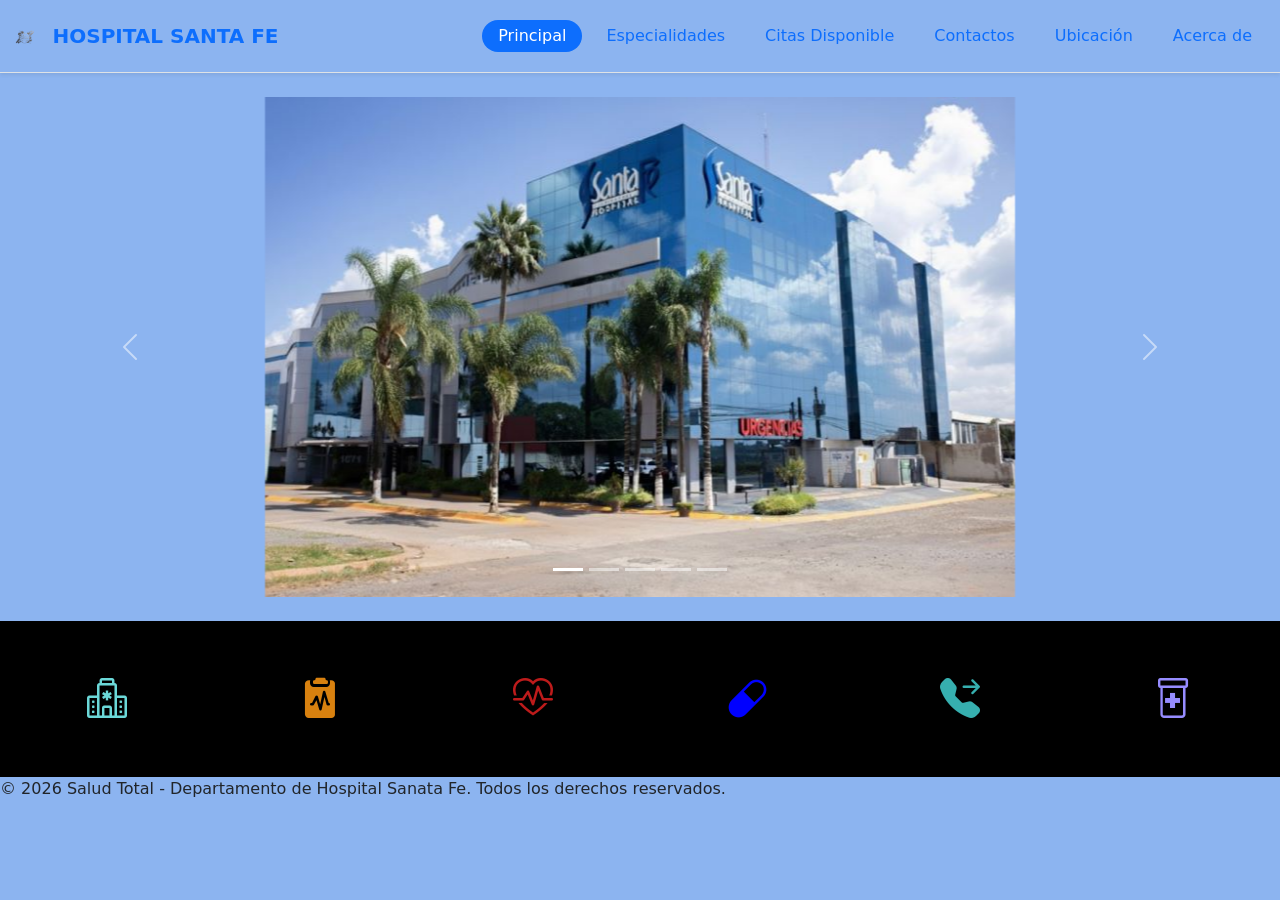
<file: index.html>
<!DOCTYPE html>
<html lang="es">
<head>
    <meta charset="UTF-8">
    <meta name="viewport" content="width=device-width, initial-scale=1.0">
    <title>Hospital Santa FE</title>
    <meta name="author" content="Litzy Hazhley Miguel Santiago">
    <link rel="icon" href="imagenes/LOGO.jpg" type="image/jpg" sizes="16x16">
    <link rel="stylesheet" href="https://cdn.jsdelivr.net/npm/bootstrap-icons@1.13.2/font/bootstrap-icons.min.css">
    <link href="https://cdn.jsdelivr.net/npm/bootstrap@5.3.3/dist/css/bootstrap.min.css" rel="stylesheet">

<style>
  /* Estilo para las imágenes del carrusel en pantallas pequeñas */
  #carouselExampleIndicators .carousel-item img {
    height: 300px;
    object-fit: cover;
  }

  /* Media query para pantallas medianas y grandes */
  @media (min-width: 768px) {
    #carouselExampleIndicators {
      max-width: 1200px;
      margin-left: auto;
      margin-right: auto;
    } 
    #carouselExampleIndicators .carousel-item img {
      height: 500px;
      object-fit: contain;
    }
  }
  
  /* Efecto de sombra y elevación para los iconos */
  .efecto-icono {
    transition: transform 0.3s ease, filter 0.3s ease;
    display: inline-block;
    font-size: 2.5rem;
  }
  
  .efecto-icono:hover {
    transform: translateY(-15px);
    filter: drop-shadow(0 0 12px rgba(0, 255, 255, 0.9));
  }

  /* Animación para los elementos del menú */
  .nav-item {
    transition: transform 0.3s ease;
  }

  .nav-item:hover {
    transform: translateY(-3px);
  }

  .hover-pill:hover {
    background-color: #d1e3f5;
    border-radius: 50rem;
  }
  body {
  background-color: #8cb4f0; 
}
</style>
</head>
<body>

<!-- Menú de navegación -->
<nav class="navbar navbar-expand-md navbar-light bg-blue py-3 border-bottom shadow-sm">
  <div class="container-fluid">
    <a class="navbar-brand fw-bold text-primary" href="#">
        <img src="imagenes/ICONO.png" height="26px" class="me-2">
        HOSPITAL SANTA FE
    </a>
    <button class="navbar-toggler" type="button" data-bs-toggle="collapse" data-bs-target="#navbarNav" aria-controls="navbarNav" aria-expanded="false" aria-label="Toggle navigation">
      <span class="navbar-toggler-icon"></span>
    </button>
    <div class="collapse navbar-collapse" id="navbarNav">
      <ul class="navbar-nav ms-auto gap-2">
        <li class="nav-item">
          <a class="nav-link active bg-primary text-white rounded-pill px-3 py-1 text-center" href="index.html">Principal</a>
        </li>
        <li class="nav-item">
          <a class="nav-link text-primary hover-pill px-3 py-1 text-center" href="especialidades.html">Especialidades</a>
        </li>
        <li class="nav-item">
          <a class="nav-link text-primary hover-pill px-3 py-1 text-center" href="citas.html">Citas Disponible</a>
        </li>
        <li class="nav-item">
          <a class="nav-link text-primary hover-pill px-3 py-1 text-center" href="contacto.html">Contactos</a>
        </li>
        <li class="nav-item">
          <a class="nav-link text-primary hover-pill px-3 py-1 text-center" href="ubi.html">Ubicación</a>
        </li>
        <li class="nav-item">
          <a class="nav-link text-primary hover-pill px-3 py-1 text-center" href="acercade.html">Acerca de</a>
        </li>
      </ul>
    </div>
  </div>
</nav>

<!-- Carrusel de imágenes -->
<div id="carouselExampleIndicators" class="carousel slide my-4" data-bs-ride="carousel">
  <div class="carousel-indicators">
    <button type="button" data-bs-target="#carouselExampleIndicators" data-bs-slide-to="0" class="active" aria-current="true" aria-label="Slide 1"></button>
    <button type="button" data-bs-target="#carouselExampleIndicators" data-bs-slide-to="1" aria-label="Slide 2"></button>
    <button type="button" data-bs-target="#carouselExampleIndicators" data-bs-slide-to="2" aria-label="Slide 3"></button>
    <button type="button" data-bs-target="#carouselExampleIndicators" data-bs-slide-to="3" aria-label="Slide 4"></button>
    <button type="button" data-bs-target="#carouselExampleIndicators" data-bs-slide-to="4" aria-label="Slide 5"></button>
  </div>
  <div class="carousel-inner">
    <div class="carousel-item active">
      <img src="imagenes/CARRUSEL1.jpg" class="d-block w-100" alt="Slide 1">
    </div>
    <div class="carousel-item">
      <img src="imagenes/CARRUSEL2.jpg" class="d-block w-100" alt="Slide 2">
    </div>
    <div class="carousel-item">
      <img src="imagenes/CARRUSEL3.jpg" class="d-block w-100" alt="Slide 3">
    </div>
    <div class="carousel-item">
      <img src="imagenes/CARRUSEL4.jpg" class="d-block w-100" alt="Slide 4">
    </div>
    <div class="carousel-item">
      <img src="imagenes/CARRUSEL5.jpg" class="d-block w-100" alt="Slide 5">
    </div>
  </div>
  <button class="carousel-control-prev" type="button" data-bs-target="#carouselExampleIndicators" data-bs-slide="prev">
    <span class="carousel-control-prev-icon" aria-hidden="true"></span>
    <span class="visually-hidden">Previous</span>
  </button>
  <button class="carousel-control-next" type="button" data-bs-target="#carouselExampleIndicators" data-bs-slide="next">
    <span class="carousel-control-next-icon" aria-hidden="true"></span>
    <span class="visually-hidden">Next</span>
  </button>
</div>

<!-- Banda de Iconos -->
<div class="container-fluid bg-black py-5 text-center">
  <div class="row justify-content-center align-items-center g-4">
    <div class="col-6 col-md-2"><i class="bi bi-hospital efecto-icono" style="color: rgb(107, 216, 216);"></i></div>
    <div class="col-6 col-md-2"><i class="bi bi-clipboard2-pulse-fill efecto-icono" style="color: rgb(216, 129, 15);"></i></div>
    <div class="col-6 col-md-2"><i class="bi bi-heart-pulse efecto-icono" style="color: rgb(189, 27, 27);"></i></div>
    <div class="col-6 col-md-2"><i class="bi bi-capsule efecto-icono" style="color: blue;"></i></div>
    <div class="col-6 col-md-2"><i class="bi bi-telephone-forward-fill efecto-icono" style="color: rgb(54, 175, 175);"></i></div>
    <div class="col-6 col-md-2"><i class="bi bi-prescription2 efecto-icono" style="color: rgb(150, 140, 255);"></i></div>
  </div>
</div>

<footer class="bg-slate-900 text-slate-300 border-t border-slate-800 mt-16"></footer>
<div class="border-t border-slate-800 mt-10 pt-6 flex flex-col sm:flex-row justify-between items-center text-xs text-slate-500 gap-4">
                <p>© 2026 Salud Total - Departamento de Hospital Sanata Fe. Todos los derechos reservados.</p>
               
            </div>
        </div>
    </footer>
<!-- Script de Bootstrap -->
<script src="https://cdn.jsdelivr.net/npm/bootstrap@5.3.3/dist/js/bootstrap.bundle.min.js"></script>
</body>
</html>
</file>
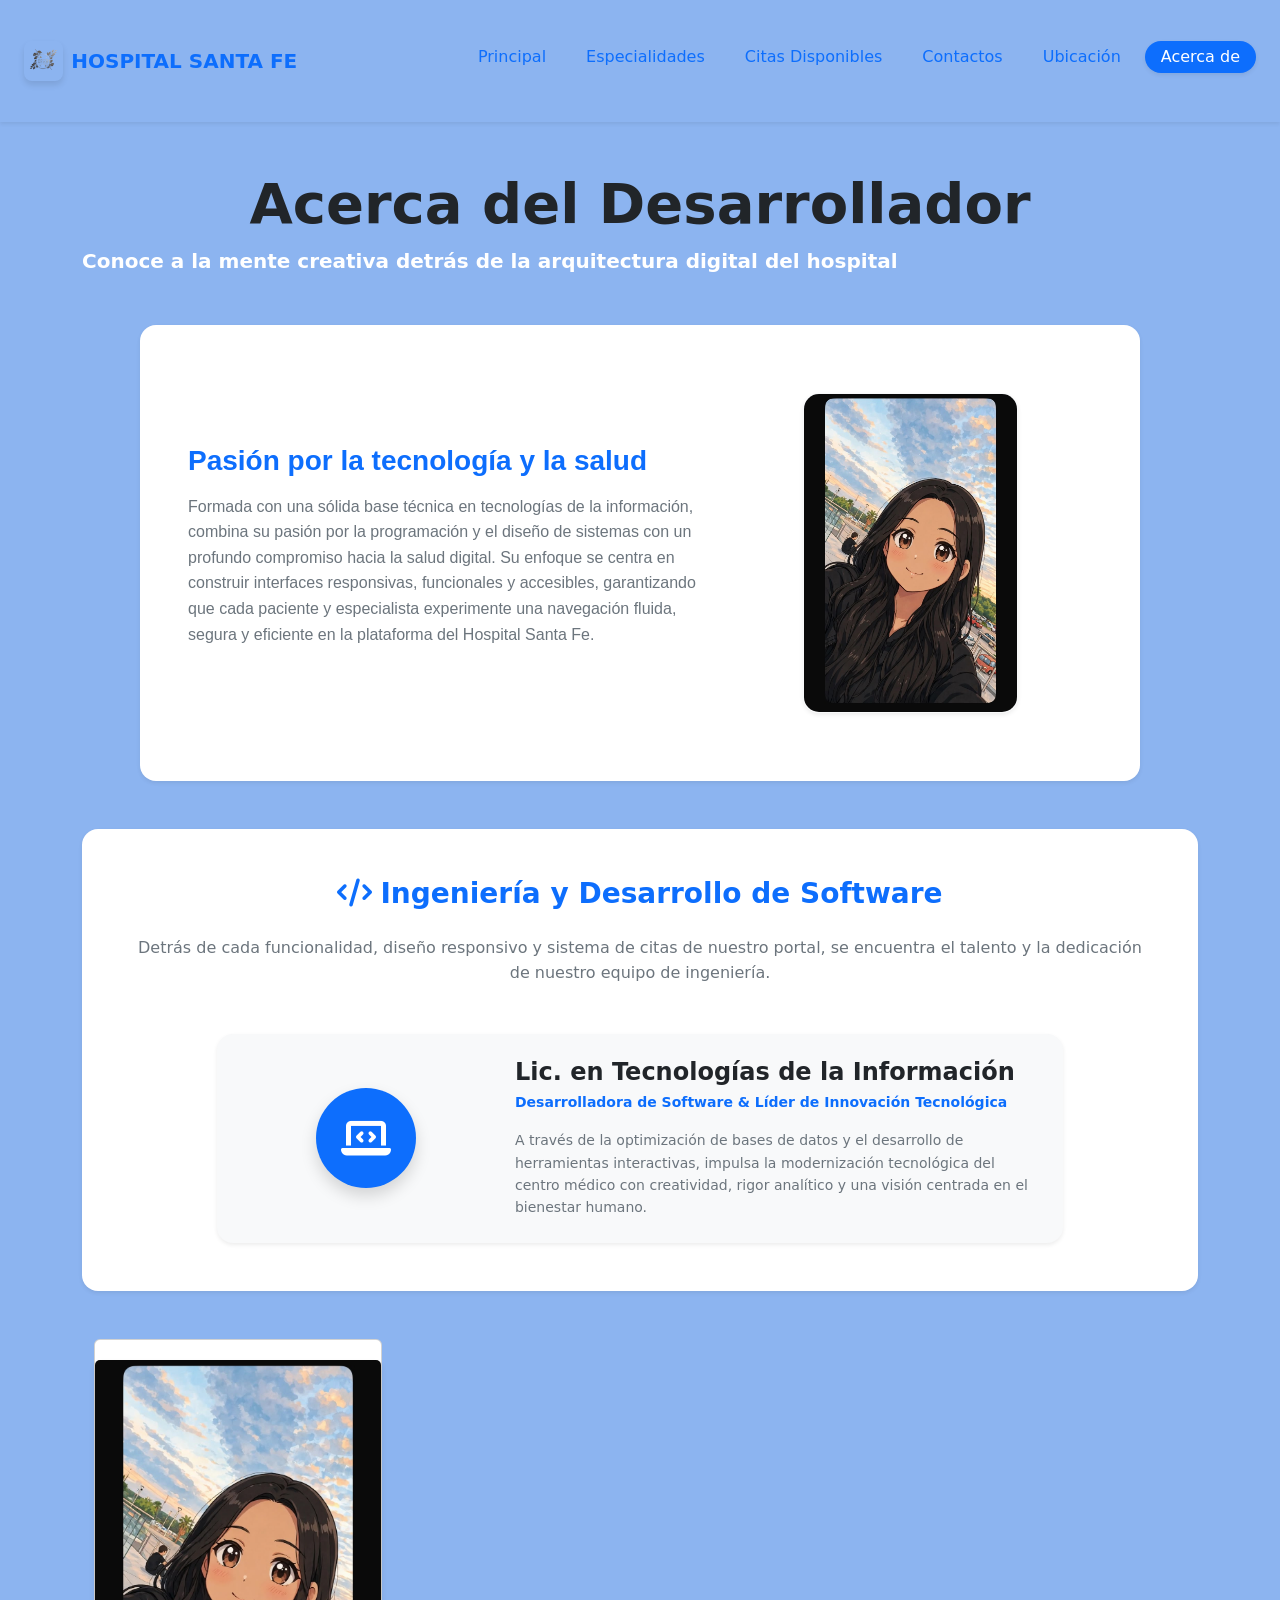
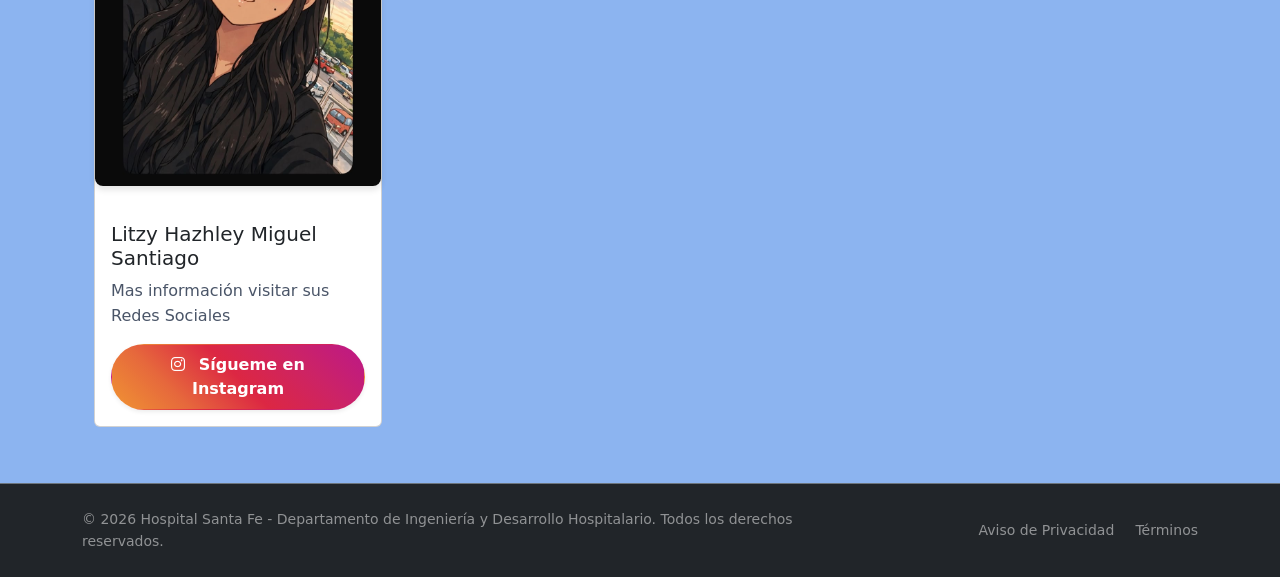
<file: acercade.html>
<!DOCTYPE html>
<html lang="es">
<head>
    <meta charset="UTF-8">
    <meta name="viewport" content="width=device-width, initial-scale=1.0">
    <title>Acerca del desarrollador - Hospital Santa Fe</title>
    <link rel="icon" href="imagenes/LOGO.jpg" type="image/jpg" sizes="16x16">
        <meta name="author" content="Litzy Hazhley Miguel Santiago">
    <!-- Bootstrap 5 & Bootstrap Icons -->
    <link rel="stylesheet" href="https://cdn.jsdelivr.net/npm/bootstrap-icons@1.13.2/font/bootstrap-icons.min.css">
    <link href="https://cdn.jsdelivr.net/npm/bootstrap@5.3.3/dist/css/bootstrap.min.css" rel="stylesheet">
    
    <!-- FontAwesome para iconos -->
    <link rel="stylesheet" href="https://cdnjs.cloudflare.com/ajax/libs/font-awesome/6.5.1/css/all.min.css">
    
    <link rel="stylesheet" href="estilos.css">

    <style>
        /* Efecto de sombra y elevación para los iconos */
        .efecto-icono {
            transition: transform 0.3s ease, filter 0.3s ease;
            display: inline-block;
            font-size: 2.5rem;
        }
        
        .efecto-icono:hover {
            transform: translateY(-15px);
            filter: drop-shadow(0 0 12px rgba(0, 255, 255, 0.9));
        }

        /* Animación para los elementos del menú */
        .nav-item {
            transition: transform 0.3s ease;
        }

        .nav-item:hover {
            transform: translateY(-3px);
        }

        .hover-pill:hover {
            background-color: #d1e3f5;
            border-radius: 50rem;
        }

        body {
            background-color: #8cb4f0; 
        }
    </style>
</head>
<body class="d-flex flex-column min-vh-100">

    <!-- Menú de navegación -->
    <nav class="navbar navbar-expand-md navbar-light shadow-sm sticky-top py-3" style="background-color: #8cb4f0;">
        <div class="container-fluid px-4">
            <!-- Logotipo y Nombre -->
            <a class="navbar-brand fw-bold text-primary d-flex align-items-center" href="#">
                <img src="imagenes/ICONO.png" alt="Logo" height="28" class="me-2" onerror="this.style.display='none'">
                <span>HOSPITAL SANTA FE</span>
            </a>
            
       
            <button class="navbar-toggler" type="button" data-bs-toggle="collapse" data-bs-target="#navbarNav" aria-controls="navbarNav" aria-expanded="false" aria-label="Toggle navigation">
                <span class="navbar-toggler-icon"></span>
            </button>
            
            <!-- Contenedor -->
            <div class="collapse navbar-collapse justify-content-end" id="navbarNav">
                <ul class="navbar-nav ms-auto gap-2 mt-2 mt-md-0">
                    <li class="nav-item">
                        <a class="nav-link text-primary hover-pill px-3 py-1 text-center" href="index.html">Principal</a>
                    </li>
                    <li class="nav-item">
                        <a class="nav-link text-primary hover-pill px-3 py-1 text-center" href="especialidades.html">Especialidades</a>
                    </li>
                    <li class="nav-item">
                        <a class="nav-link text-primary hover-pill px-3 py-1 text-center" href="citas.html">Citas Disponibles</a>
                    </li>
                    <li class="nav-item">
                        <a class="nav-link text-primary hover-pill px-3 py-1 text-center" href="contacto.html">Contactos</a>
                    </li>
                    <li class="nav-item">
                        <a class="nav-link text-primary hover-pill px-3 py-1 text-center" href="ubi.html">Ubicación</a>
                    </li>
                    <li class="nav-item">
                        <a class="nav-link active bg-primary text-white rounded-pill px-3 py-1 text-center shadow-sm" aria-current="page" href="acerca.html">Acerca de</a>
                    </li>
                </ul>
            </div>
        </div>
    </nav>

    <!-- Contenido Principal -->
    <main class="container my-5 flex-grow-1">
        
        <!-- Encabezado de la página -->
        <header class="text-center mb-5">
            <h2 class="display-4 fw-bold text-dark">Acerca del Desarrollador</h2>
            <p class="text-white fw-semibold fs-5">Conoce a la mente creativa detrás de la arquitectura digital del hospital</p>
        </header>

        <!-- Sección de Presentación con Imagen y Descripción -->
        <section class="bg-white p-4 p-md-5 rounded-4 shadow-sm mb-5">
            <div class="row align-items-center g-4">
                <div class="col-lg-7">
                    <h3 class="text-primary fw-bold mb-3">Pasión por la tecnología y la salud</h3>
                    <p class="text-secondary leading-relaxed fs-6">
                        Formada con una sólida base técnica en tecnologías de la información, combina su pasión por la programación y el diseño de sistemas con un profundo compromiso hacia la salud digital. Su enfoque se centra en construir interfaces responsivas, funcionales y accesibles, garantizando que cada paciente y especialista experimente una navegación fluida, segura y eficiente en la plataforma del Hospital Santa Fe.
                    </p>
                </div>
                <div class="col-lg-5 text-center">
                    <img class="img-fluid rounded-4 shadow-sm border border-light" src="imagenes/lit.jpeg" alt="Foto del Desarrollador" style="max-height: 320px; object-fit: cover;">
                </div>
            </div>
        </section>

        <!-- Sección de Ingeniería y Desarrollo de Software (Tarjeta Detallada) -->
        <article class="bg-white p-4 p-md-5 rounded-4 shadow-sm mb-5">
            <h3 class="text-primary fw-bold mb-4 text-center">
                <i class="fa-solid fa-code me-2"></i>Ingeniería y Desarrollo de Software
            </h3>
            <p class="text-secondary text-center mb-5">
                Detrás de cada funcionalidad, diseño responsivo y sistema de citas de nuestro portal, se encuentra el talento y la dedicación de nuestro equipo de ingeniería.
            </p>

            <div class="row justify-content-center">
                <div class="col-lg-10">
                    <div class="card border-0 bg-light p-4 rounded-4 shadow-sm">
                        <div class="row align-items-center g-4">
                            <div class="col-md-4 text-center">
                                <div class="bg-primary text-white rounded-circle d-inline-flex align-items-center justify-content-center shadow" style="width: 100px; height: 100px; font-size: 2.5rem;">
                                    <i class="fa-solid fa-laptop-code"></i>
                                </div>
                            </div>
                            <div class="col-md-8">
                                <h4 class="fw-bold text-dark mb-1">Lic. en Tecnologías de la Información</h4>
                                <p class="text-primary fw-semibold small mb-3">Desarrolladora de Software & Líder de Innovación Tecnológica</p>
                                <p class="text-secondary small mb-0 leading-relaxed">
                                    A través de la optimización de bases de datos y el desarrollo de herramientas interactivas, impulsa la modernización tecnológica del centro médico con creatividad, rigor analítico y una visión centrada en el bienestar humano.
                                </p>
                            </div>
                        </div>
                    </div>
                </div>
            </div>
        </article>
        <div class="container mt-5 mb-2">
  <div class="row">
    <div class="col">
<div class="card" style="width: 18rem;">
 
  <img src="imagenes/lit.jpeg" class="card-img-top" alt="...">
  <div class="card-body">
    <h5 class="card-title">Litzy Hazhley Miguel Santiago</h5>
    <p class="card-text">Mas información visitar sus Redes Sociales</p>
<a href="https://www.instagram.com/haz_lizz?utm_source=qr" target="_blank" class="btn text-white fw-semibold px-4 py-2 rounded-pill shadow-sm" style="background: linear-gradient(45deg, #f09433, #e6683c, #dc2743, #cc2366, #bc1888);">
    <i class="fa-brands fa-instagram me-2"></i> Sígueme en Instagram
</a>
    </a>
  </div>
</div>
    </div>
  </div>
</div>

    </main>

    <!-- Pie de página -->
    <footer class="bg-dark text-white py-4 mt-16 border-top border-secondary">
        <div class="container text-center text-md-start">
            <div class="row align-items-center">
                <div class="col-md-8">
                    <p class="mb-0 small text-white-50">© 2026 Hospital Santa Fe - Departamento de Ingeniería y Desarrollo Hospitalario. Todos los derechos reservados.</p>
                </div>
                <div class="col-md-4 text-md-end mt-3 mt-md-0">
                    <a href="#" class="text-white-50 small text-decoration-none me-3">Aviso de Privacidad</a>
                    <a href="#" class="text-white-50 small text-decoration-none">Términos</a>
                </div>
            </div>
        </div>
    </footer>
    </footer>

    <!-- Bootstrap JS Bundle -->
    <script src="https://cdn.jsdelivr.net/npm/bootstrap@5.3.3/dist/js/bootstrap.bundle.min.js"></script>
</body>
</html>
</file>
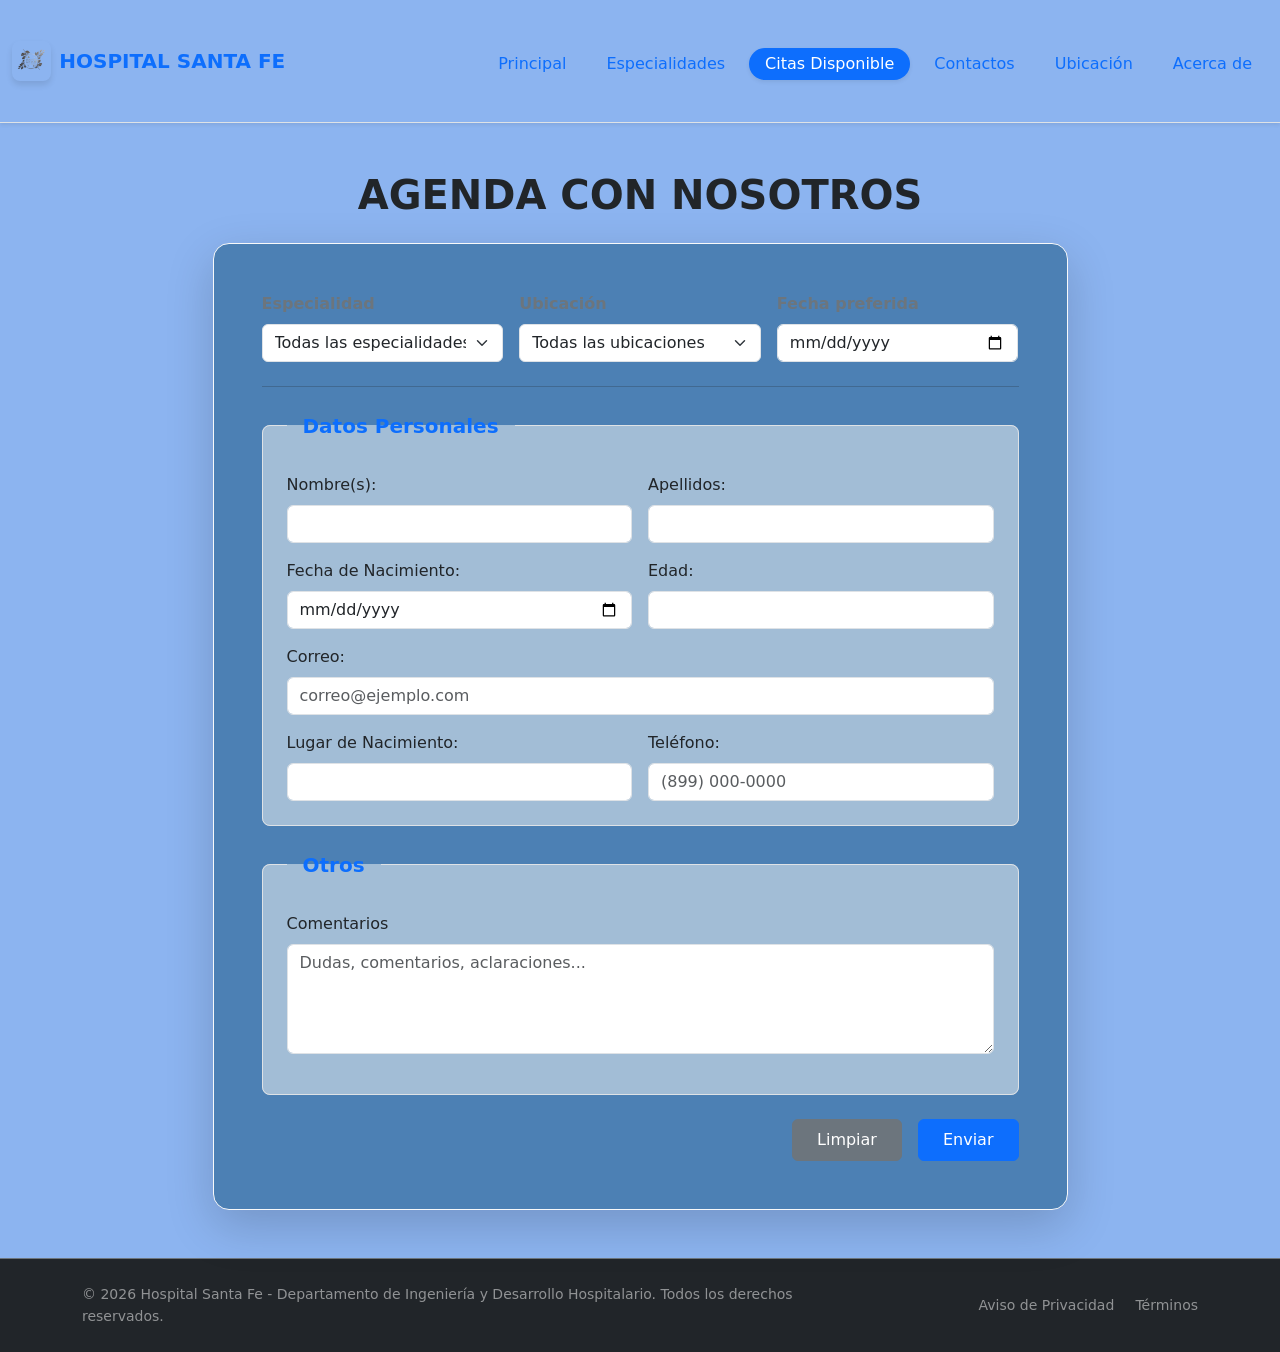
<file: citas.html>
<!DOCTYPE html>
<html lang="es">
<head>
    <meta charset="UTF-8">
    <meta name="viewport" content="width=device-width, initial-scale=1.0">
    <title>Citas Disponibles</title>
    <meta name="author" content="Litzy Hazhley Miguel Santiago">
    <link rel="icon" href="imagenes/LOGO.jpg" type="image/jpg" sizes="16x16">
    <link rel="stylesheet" href="https://cdn.jsdelivr.net/npm/bootstrap-icons@1.13.2/font/bootstrap-icons.min.css">
    <link href="https://cdn.jsdelivr.net/npm/bootstrap@5.3.3/dist/css/bootstrap.min.css" rel="stylesheet">
    <link rel="stylesheet" href="estilos.css">
<style>
  /* Media query para pantallas medianas y grandes */
  @media (min-width: 768px) {
    #carouselExampleIndicators {
      max-width: 1200px;
      margin-left: auto;
      margin-right: auto;
    } 
    #carouselExampleIndicators .carousel-item img {
      height: 500px;
      object-fit: contain;
    }
  }

  /* Animación para los elementos del menú */
  .nav-item {
    transition: transform 0.3s ease;
  }

  .nav-item:hover {
    transform: translateY(-3px);
  }

  .hover-pill:hover {
    background-color: #d1e3f5;
    border-radius: 50rem;
  }

  body {
    background-color: #8cb4f0; 
  }
</style>
</head>
<body>

<!-- Menú de navegación -->
<nav class="navbar navbar-expand-md navbar-light bg-blue py-3 border-bottom shadow-sm">
  <div class="container-fluid">
    <a class="navbar-brand fw-bold text-primary d-flex align-items-center" href="#">
        <img src="imagenes/ICONO.png" height="26px" class="me-2" alt="Logo" onerror="this.style.display='none'">
        HOSPITAL SANTA FE
    </a>
    <button class="navbar-toggler" type="button" data-bs-toggle="collapse" data-bs-target="#navbarNav" aria-controls="navbarNav" aria-expanded="false" aria-label="Toggle navigation">
      <span class="navbar-toggler-icon"></span>
    </button>
    <div class="collapse navbar-collapse" id="navbarNav">
      <ul class="navbar-nav ms-auto gap-2">
        <li class="nav-item">
          <a class="nav-link text-primary hover-pill px-3 py-1 text-center" href="index.html">Principal</a>
        </li>
        <li class="nav-item">
          <a class="nav-link text-primary hover-pill px-3 py-1 text-center" href="especialidades.html">Especialidades</a>
        </li>
        <li class="nav-item">
          <a class="nav-link active bg-primary text-white rounded-pill px-3 py-1 text-center shadow-sm" aria-current="page" href="citas.html">Citas Disponible</a>
        </li>
        <li class="nav-item">
          <a class="nav-link text-primary hover-pill px-3 py-1 text-center" href="contacto.html">Contactos</a>
        </li>
        <li class="nav-item">
          <a class="nav-link text-primary hover-pill px-3 py-1 text-center" href="ubi.html">Ubicación</a>
        </li>
        <li class="nav-item">
          <a class="nav-link text-primary hover-pill px-3 py-1 text-center" href="acercade.html">Acerca de</a>
        </li>
      </ul>
    </div>
  </div>
</nav>

<!-- Contenido Principal -->
<main class="container my-5">
    <header class="text-center mb-4">
        <h1 class="fw-bold text-dark">AGENDA CON NOSOTROS</h1>
    </header>

    <div class="row justify-content-center">
        <div class="col-lg-9 bg-white p-4 p-md-5 rounded-4 shadow-lg border border-light">
            
            <form name="Formulario-Citas" method="get" accept-charset="UTF-8">
                
                <!-- Sección de Filtros de Cita -->
                <div class="row g-3 mb-4">
                    <div class="col-md-4">
                        <label for="filterSpecialty" class="form-label fw-bold text-secondary">Especialidad</label>
                        <select id="filterSpecialty" class="form-select">
                            <option value="">Todas las especialidades</option>
                            <option value="Cardiología">Cardiología</option>
                            <option value="Medicina General">Medicina General</option>
                            <option value="Dermatología">Dermatología</option>
                            <option value="Pediatría">Pediatría</option>
                            <option value="Oftalmología">Oftalmología</option>
                        </select>
                    </div>

                    <div class="col-md-4">
                        <label for="filterLocation" class="form-label fw-bold text-secondary">Ubicación</label>
                        <select id="filterLocation" class="form-select">
                            <option value="">Todas las ubicaciones</option>
                            <option value="Madrid Centro">Madrid Centro</option>
                            <option value="Norte - Hospital Central">Norte - Hospital Central</option>
                            <option value="Zona Sur - Clínica Salud">Zona Sur - Clínica Salud</option>
                            <option value="Policlínico Este">Policlínico Este</option>
                        </select>
                    </div>

                    <div class="col-md-4">
                        <label for="filterDate" class="form-label fw-bold text-secondary">Fecha preferida</label>
                        <input type="date" id="filterDate" class="form-control">
                    </div>
                </div>

                <hr class="my-4">

                <!-- Sección: Datos Personales -->
                <fieldset class="border p-4 rounded-3 mb-4 bg-light bg-opacity-50">
                    <legend class="float-none w-auto px-3 fs-5 fw-bold text-primary">Datos Personales</legend>
                    
                    <div class="row g-3">
                        <div class="col-md-6">
                            <label for="Nombre" class="form-label">Nombre(s):</label>
                            <input type="text" maxlength="30" name="Nombre" id="Nombre" class="form-control">
                        </div>
                        <div class="col-md-6">
                            <label for="apellido" class="form-label">Apellidos:</label>
                            <input type="text" maxlength="30" name="apellido" id="apellido" class="form-control">
                        </div>
                        <div class="col-md-6">
                            <label class="form-label">Fecha de Nacimiento:</label>
                            <input type="date" name="fechanac" class="form-control">
                        </div>
                        <div class="col-md-6">
                            <label class="form-label">Edad:</label>
                            <input type="number" name="edad" class="form-control">
                        </div>
                        <div class="col-md-12">
                            <label class="form-label">Correo:</label>
                            <input type="email" name="correo" maxlength="50" class="form-control" placeholder="correo@ejemplo.com">
                        </div>
                        <div class="col-md-6">
                            <label for="LN" class="form-label">Lugar de Nacimiento:</label>
                            <input type="text" maxlength="30" name="Lugar de nacimiento" id="LN" class="form-control">
                        </div>
                        <div class="col-md-6">
                            <label class="form-label">Teléfono:</label>
                            <input type="tel" name="tel" class="form-control" placeholder="(899) 000-0000">
                        </div>
                    </div>
                </fieldset>

                <!-- Comentarios -->
                <fieldset class="border p-4 rounded-3 mb-4 bg-light bg-opacity-50">
                    <legend class="float-none w-auto px-3 fs-5 fw-bold text-primary">Otros</legend>
                    <div class="mb-3">
                        <label for="coment" class="form-label">Comentarios</label>
                        <textarea name="coment" id="coment" rows="4" class="form-control" placeholder="Dudas, comentarios, aclaraciones..."></textarea>
                    </div>
                </fieldset>

                <!-- Botones de Acción -->
                <div class="d-flex gap-3 justify-content-end">
                    <button type="reset" class="btn btn-secondary px-4 py-2">Limpiar</button>
                    <button type="submit" class="btn btn-primary px-4 py-2">Enviar</button>
                </div>

            </form>
        </div>
    </div>
</main>

    <footer class="bg-dark text-white py-4 mt-16 border-top border-secondary">
        <div class="container text-center text-md-start">
            <div class="row align-items-center">
                <div class="col-md-8">
                    <p class="mb-0 small text-white-50">© 2026 Hospital Santa Fe - Departamento de Ingeniería y Desarrollo Hospitalario. Todos los derechos reservados.</p>
                </div>
                <div class="col-md-4 text-md-end mt-3 mt-md-0">
                    <a href="#" class="text-white-50 small text-decoration-none me-3">Aviso de Privacidad</a>
                    <a href="#" class="text-white-50 small text-decoration-none">Términos</a>
                </div>
            </div>
        </div>
    </footer>

<!-- Bootstrap -->
<script src="https://cdn.jsdelivr.net/npm/bootstrap@5.3.3/dist/js/bootstrap.bundle.min.js"></script>
</body>
</html>
</file>
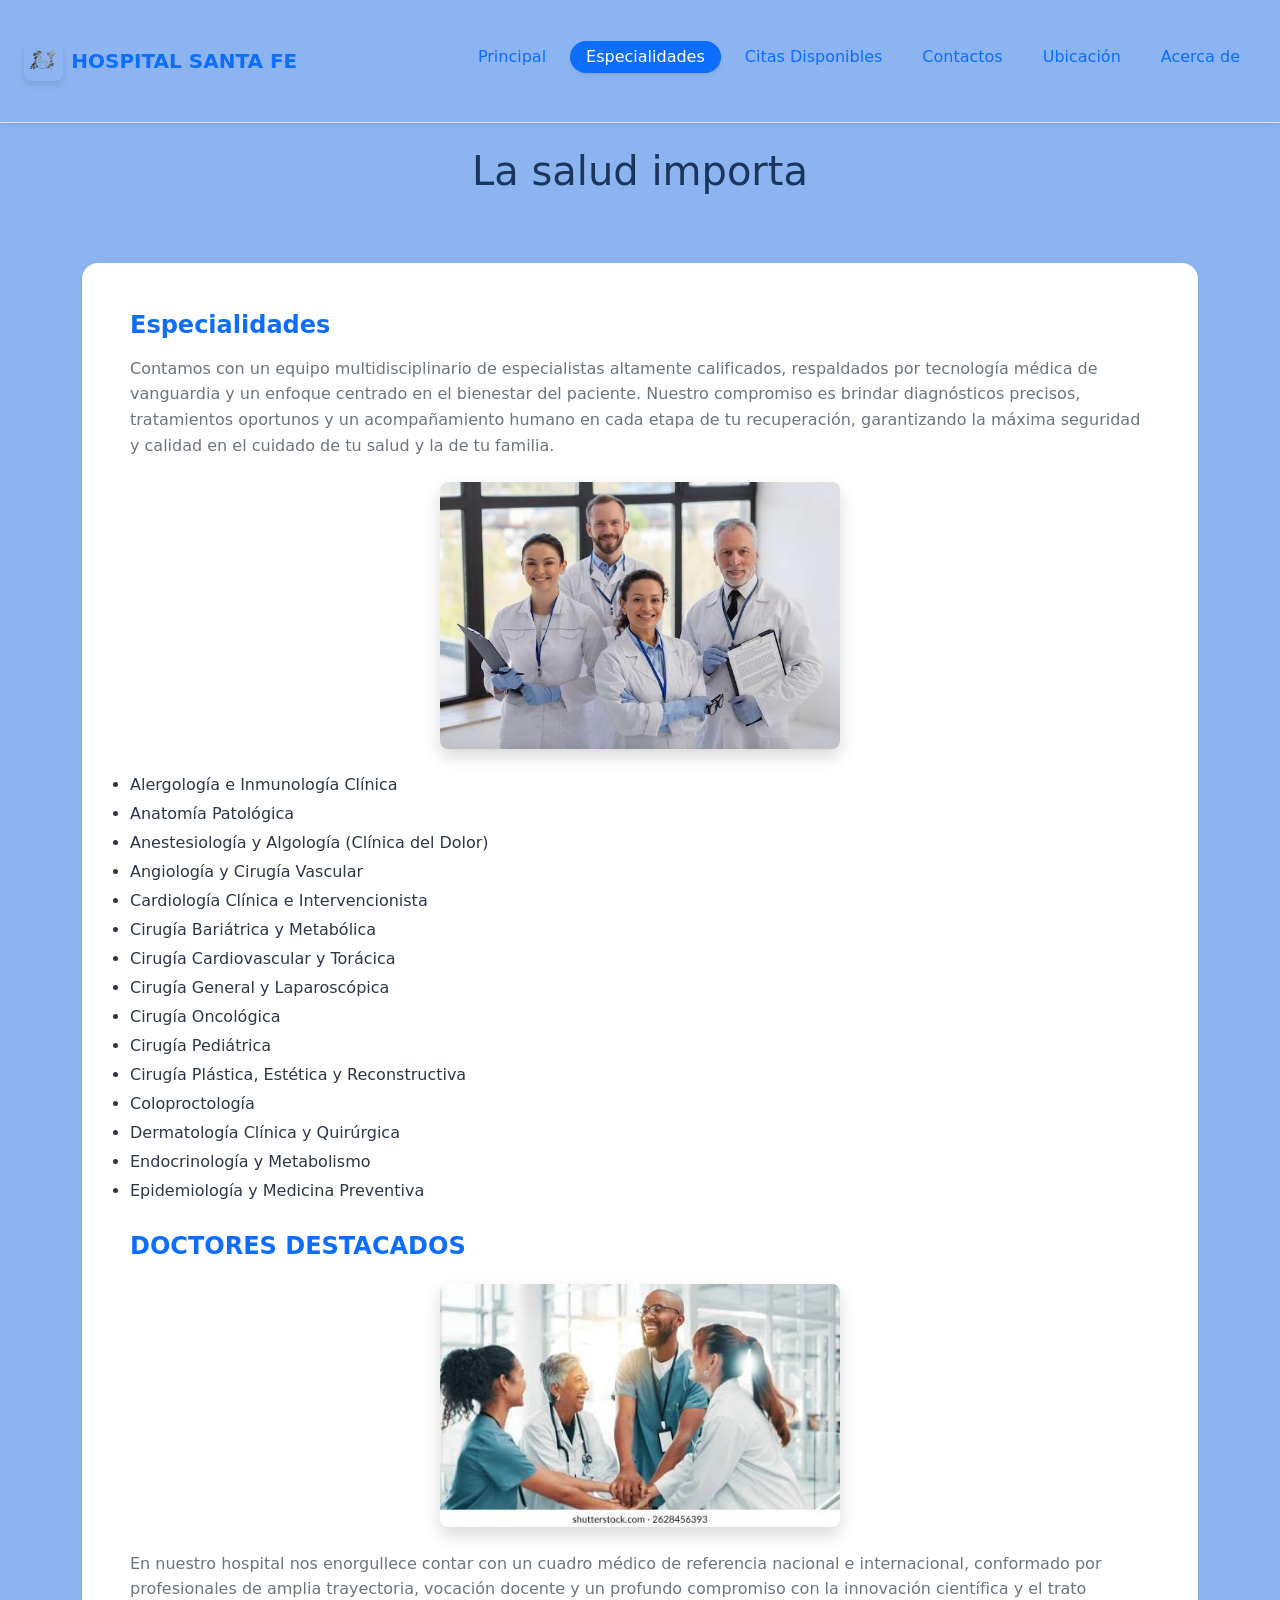
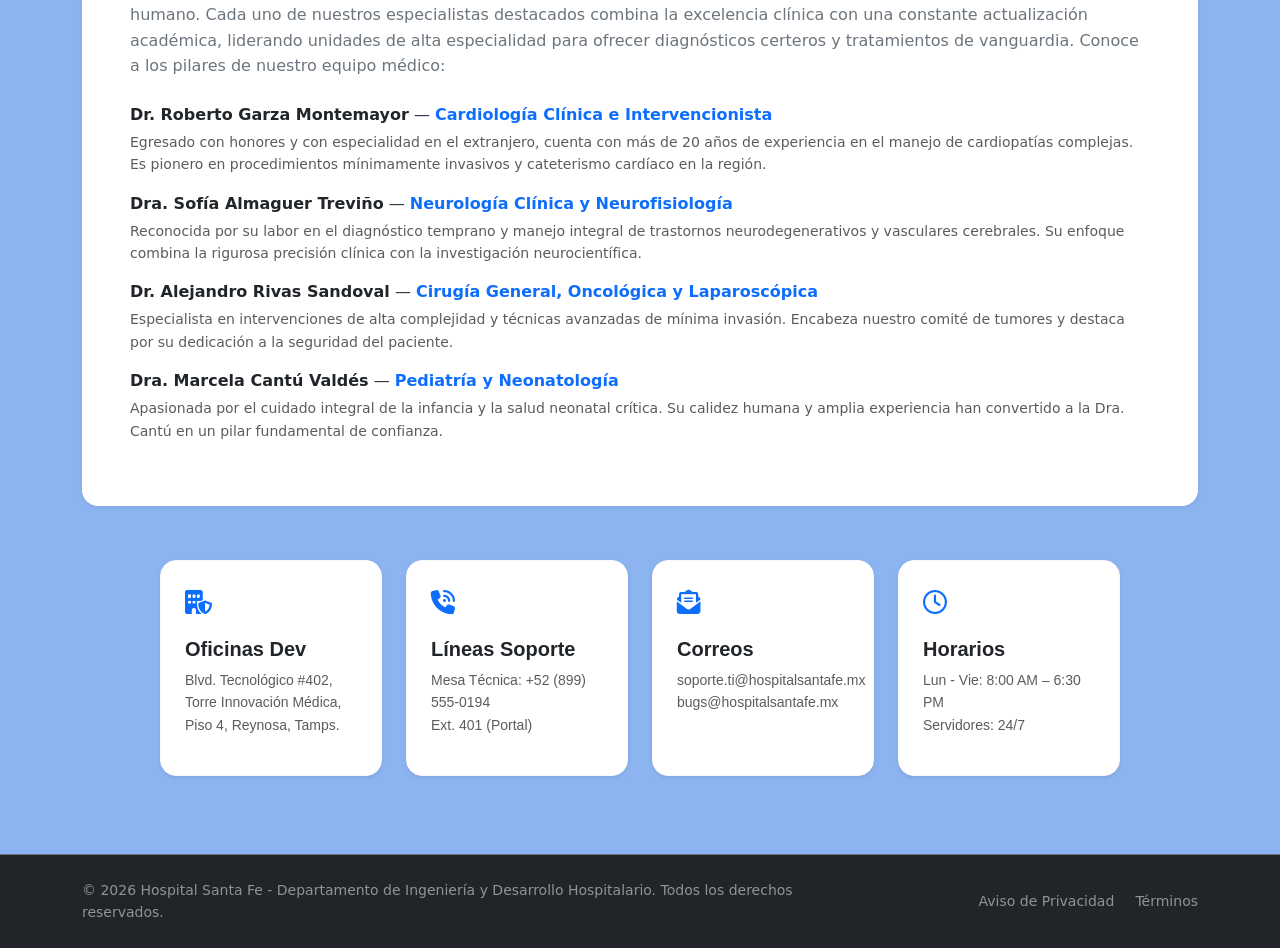
<file: especialidades.html>
<!DOCTYPE html>
<html lang="es">
<head>
    <meta charset="UTF-8">
    <meta name="viewport" content="width=device-width, initial-scale=1.0">
    <title>Especialidades - Hospital Santa Fe</title>
    <meta name="author" content="Litzy Hazhley Miguel Santiago">
    <link rel="icon" href="imagenes/LOGO.jpg" type="image/jpg" sizes="16x16">
    <link rel="stylesheet" href="https://cdn.jsdelivr.net/npm/bootstrap-icons@1.13.2/font/bootstrap-icons.min.css">
    <link href="https://cdn.jsdelivr.net/npm/bootstrap@5.3.3/dist/css/bootstrap.min.css" rel="stylesheet">
    <!-- FontAwesome para los iconos de las tarjetas -->
    <link rel="stylesheet" href="https://cdnjs.cloudflare.com/ajax/libs/font-awesome/6.5.1/css/all.min.css">
    <link rel="stylesheet" href="estilos.css">
</head>
<style>
    /* Media query para pantallas medianas y grandes */
    @media (min-width: 768px) {
        #carouselExampleIndicators {
            max-width: 1200px;
            margin-left: auto;
            margin-right: auto;
        } 
        #carouselExampleIndicators .carousel-item img {
            height: 500px;
            object-fit: contain;
        }
    }

    /* Animación para los elementos del menú */
  .nav-item {
    transition: transform 0.3s ease;
  }

  .nav-item:hover {
    transform: translateY(-3px);
  }

  .hover-pill:hover {
    background-color: #d1e3f5;
    border-radius: 50rem;
  }

  body {
    background-color: #8cb4f0; 
  }
</style>
<body class="d-flex flex-column min-vh-100">

<!-- Menú de navegación -->
    <nav class="navbar navbar-expand-md navbar-light bg-white py-3 border-bottom shadow-sm sticky-top">
        <div class="container-fluid px-4">
            <a class="navbar-brand fw-bold text-primary d-flex align-items-center" href="#">
                <img src="imagenes/ICONO.png" alt="Logo" height="28" class="me-2" onerror="this.style.display='none'">
                <span>HOSPITAL SANTA FE</span>
            </a>
            
            <button class="navbar-toggler" type="button" data-bs-toggle="collapse" data-bs-target="#navbarNav" aria-controls="navbarNav" aria-expanded="false" aria-label="Toggle navigation">
                <span class="navbar-toggler-icon"></span>
            </button>
            
            <div class="collapse navbar-collapse" id="navbarNav">
                <ul class="navbar-nav ms-auto gap-2 mt-2 mt-md-0">
                    <li class="nav-item">
                        <a class="nav-link text-primary hover-pill px-3 py-1 text-center" href="index.html">Principal</a>
                    </li>
                    <li class="nav-item">
                        <a class="nav-link active bg-primary text-white rounded-pill px-3 py-1 text-center shadow-sm" aria-current="page" href="especialidades.html">Especialidades</a>
                    </li>
                    <li class="nav-item">
                        <a class="nav-link text-primary hover-pill px-3 py-1 text-center" href="citas.html">Citas Disponibles</a>
                    </li>
                    <li class="nav-item">
                        <a class="nav-link text-primary hover-pill px-3 py-1 text-center" href="contacto.html">Contactos</a>
                    </li>
                    <li class="nav-item">
                        <a class="nav-link text-primary hover-pill px-3 py-1 text-center" href="ubi.html">Ubicación</a>
                    </li>
                    <li class="nav-item">
                        <a class="nav-link text-primary hover-pill px-3 py-1 text-center" href="acercade.html">Acerca de</a>
                    </li>
                </ul>
            </div> 
        </div>
    </nav>

    <header class="text-center my-4"> 
        <h1>La salud importa</h1> 
    </header>

    <main class="container my-4 flex-grow-1">
        <article class="bg-white p-4 p-md-5 rounded-4 shadow-sm mb-4">
            <h4 class="text-primary fw-bold mb-3">Especialidades</h4>
            <p class="text-secondary">Contamos con un equipo multidisciplinario de especialistas altamente calificados, respaldados por tecnología médica de vanguardia y un enfoque centrado en el bienestar del paciente. Nuestro compromiso es brindar diagnósticos precisos, tratamientos oportunos y un acompañamiento humano en cada etapa de tu recuperación, garantizando la máxima seguridad y calidad en el cuidado de tu salud y la de tu familia.</p>
            <div class="text-center my-4">
                <img src="imagenes/doctores2.jpg" alt="Equipo médico" class="img-fluid rounded-3 shadow" style="max-width: 400px;">
            </div>
            
            <ul class="list-group list-group-flush mb-4">
                <li>Alergología e Inmunología Clínica</li>
                <li>Anatomía Patológica</li>
                <li>Anestesiología y Algología (Clínica del Dolor)</li>
                <li>Angiología y Cirugía Vascular</li>
                <li>Cardiología Clínica e Intervencionista</li>
                <li>Cirugía Bariátrica y Metabólica</li>
                <li>Cirugía Cardiovascular y Torácica</li>
                <li>Cirugía General y Laparoscópica</li>
                <li>Cirugía Oncológica</li>
                <li>Cirugía Pediátrica</li>
                <li>Cirugía Plástica, Estética y Reconstructiva</li>
                <li>Coloproctología</li>
                <li>Dermatología Clínica y Quirúrgica</li>
                <li>Endocrinología y Metabolismo</li>
                <li>Epidemiología y Medicina Preventiva</li>
            </ul>

            <h4 class="text-primary fw-bold mb-3">DOCTORES DESTACADOS</h4>
            <div class="text-center my-4">
                <img src="imagenes/doctores.jpg" alt="Doctores destacados" class="img-fluid rounded-3 shadow" style="max-width: 400px;">
            </div>
            <p class="text-secondary mb-4">En nuestro hospital nos enorgullece contar con un cuadro médico de referencia nacional e internacional, conformado por profesionales de amplia trayectoria, vocación docente y un profundo compromiso con la innovación científica y el trato humano. Cada uno de nuestros especialistas destacados combina la excelencia clínica con una constante actualización académica, liderando unidades de alta especialidad para ofrecer diagnósticos certeros y tratamientos de vanguardia. Conoce a los pilares de nuestro equipo médico:</p>
            
            <ul class="list-unstyled">
                <li class="mb-3">
                    <strong class="text-dark">Dr. Roberto Garza Montemayor</strong> — <span class="text-primary fw-semibold">Cardiología Clínica e Intervencionista</span>
                    <p class="text-muted small mt-1">Egresado con honores y con especialidad en el extranjero, cuenta con más de 20 años de experiencia en el manejo de cardiopatías complejas. Es pionero en procedimientos mínimamente invasivos y cateterismo cardíaco en la región.</p>
                </li>
                <li class="mb-3">
                    <strong class="text-dark">Dra. Sofía Almaguer Treviño</strong> — <span class="text-primary fw-semibold">Neurología Clínica y Neurofisiología</span>
                    <p class="text-muted small mt-1">Reconocida por su labor en el diagnóstico temprano y manejo integral de trastornos neurodegenerativos y vasculares cerebrales. Su enfoque combina la rigurosa precisión clínica con la investigación neurocientífica.</p>
                </li>
                <li class="mb-3">
                    <strong class="text-dark">Dr. Alejandro Rivas Sandoval</strong> — <span class="text-primary fw-semibold">Cirugía General, Oncológica y Laparoscópica</span>
                    <p class="text-muted small mt-1">Especialista en intervenciones de alta complejidad y técnicas avanzadas de mínima invasión. Encabeza nuestro comité de tumores y destaca por su dedicación a la seguridad del paciente.</p>
                </li>
                <li class="mb-3">
                    <strong class="text-dark">Dra. Marcela Cantú Valdés</strong> — <span class="text-primary fw-semibold">Pediatría y Neonatología</span>
                    <p class="text-muted small mt-1">Apasionada por el cuidado integral de la infancia y la salud neonatal crítica. Su calidez humana y amplia experiencia han convertido a la Dra. Cantú en un pilar fundamental de confianza.</p>
                </li>
            </ul>
        </article>
        <section class="py-4">
            <div class="row g-4">
                <div class="col-md-3">
                    <div class="bg-white p-4 rounded-4 shadow-sm h-100 border border-light">
                        <div class="text-primary fs-4 mb-3"><i class="fa-solid fa-building-shield"></i></div>
                        <h5 class="fw-bold text-dark">Oficinas Dev</h5>
                        <p class="small text-muted">Blvd. Tecnológico #402, Torre Innovación Médica, Piso 4, Reynosa, Tamps.</p>
                    </div>
                </div>
                <div class="col-md-3">
                    <div class="bg-white p-4 rounded-4 shadow-sm h-100 border border-light">
                        <div class="text-primary fs-4 mb-3"><i class="fa-solid fa-phone-volume"></i></div>
                        <h5 class="fw-bold text-dark">Líneas Soporte</h5>
                        <p class="small text-muted">Mesa Técnica: +52 (899) 555-0194<br>Ext. 401 (Portal)</p>
                    </div>
                </div>
                <div class="col-md-3">
                    <div class="bg-white p-4 rounded-4 shadow-sm h-100 border border-light">
                        <div class="text-primary fs-4 mb-3"><i class="fa-solid fa-envelope-open-text"></i></div>
                        <h5 class="fw-bold text-dark">Correos</h5>
                        <p class="small text-muted">soporte.ti@hospitalsantafe.mx<br>bugs@hospitalsantafe.mx</p>
                    </div>
                </div>
                <div class="col-md-3">
                    <div class="bg-white p-4 rounded-4 shadow-sm h-100 border border-light">
                        <div class="text-primary fs-4 mb-3"><i class="fa-regular fa-clock"></i></div>
                        <h5 class="fw-bold text-dark">Horarios</h5>
                        <p class="small text-muted">Lun - Vie: 8:00 AM – 6:30 PM<br>Servidores: 24/7</p>
                    </div>
                </div>
            </div>
        </section>
    </main>

    <!-- Pie de página-->
    <footer class="bg-dark text-white py-4 mt-16 border-top border-secondary">
        <div class="container text-center text-md-start">
            <div class="row align-items-center">
                <div class="col-md-8">
                    <p class="mb-0 small text-white-50">© 2026 Hospital Santa Fe - Departamento de Ingeniería y Desarrollo Hospitalario. Todos los derechos reservados.</p>
                </div>
                <div class="col-md-4 text-md-end mt-3 mt-md-0">
                    <a href="#" class="text-white-50 small text-decoration-none me-3">Aviso de Privacidad</a>
                    <a href="#" class="text-white-50 small text-decoration-none">Términos</a>
                </div>
            </div>
        </div>
    </footer>

    <!-- Bootstrap-->
    <script src="https://cdn.jsdelivr.net/npm/bootstrap@5.3.3/dist/js/bootstrap.bundle.min.js"></script>
</body>
</html>
</file>
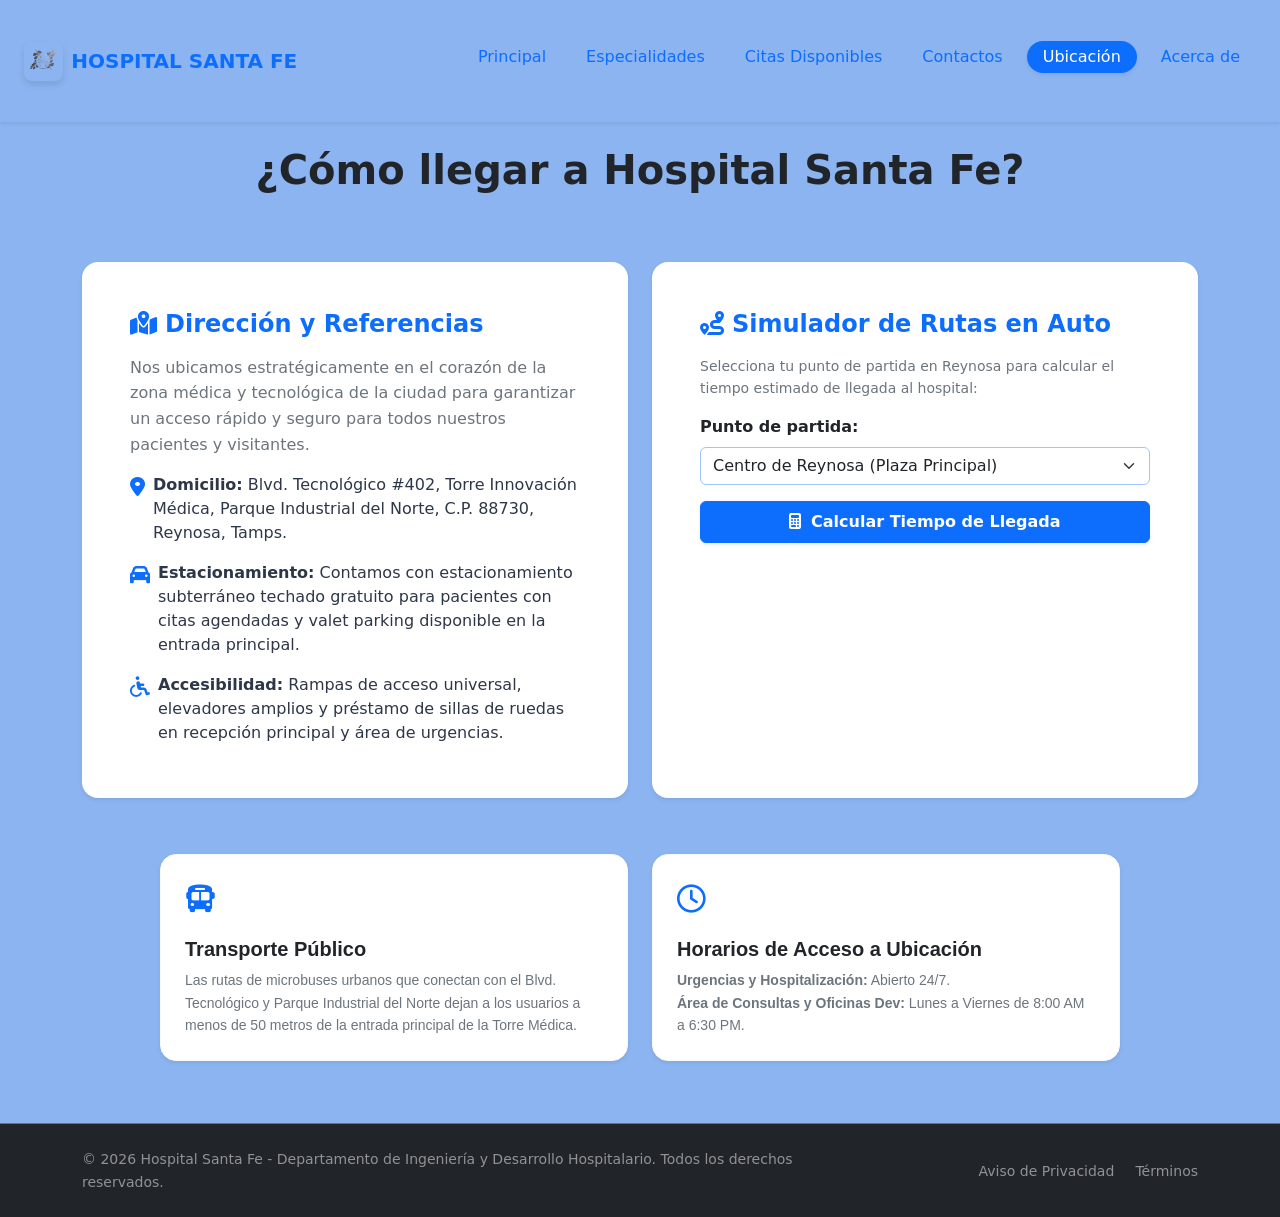
<file: ubi.html>
<!DOCTYPE html>
<html lang="es">
<head>
    <meta charset="UTF-8">
    <meta name="viewport" content="width=device-width, initial-scale=1.0">
    <title>Ubicación - Hospital Santa Fe</title>
    <link rel="icon" href="imagenes/LOGO.jpg" type="image/jpg" sizes="16x16">
    <meta name="author" content="Litzy Hazhley Miguel Santiago">
    <!-- Bootstrap 5 & Bootstrap Icons -->
    <link rel="stylesheet" href="https://cdn.jsdelivr.net/npm/bootstrap-icons@1.13.2/font/bootstrap-icons.min.css">
    <link href="https://cdn.jsdelivr.net/npm/bootstrap@5.3.3/dist/css/bootstrap.min.css" rel="stylesheet">
    
    <!-- FontAwesome para iconos -->
    <link rel="stylesheet" href="https://cdnjs.cloudflare.com/ajax/libs/font-awesome/6.5.1/css/all.min.css">
    
    <link rel="stylesheet" href="estilos.css">

    <style>
        .navbar {
            background-color: #8cb4f0 !important;
        }
        @media (max-width: 767.98px) {
            .navbar-collapse {
                background-color: #8cb4f0 !important;
                padding: 10px;
                border-radius: 8px;
            }
        }
        .nav-item {
            transition: transform 0.3s ease;
        }
        .nav-item:hover {
            transform: translateY(-2px);
        }
        .hover-pill:hover {
            background-color: #d1e3f5;
            border-radius: 50rem;
        }
        body {
            background-color: #8cb4f0; 
        }
    </style>
</head>
<body class="d-flex flex-column min-vh-100">

    <!-- Menú de navegación  -->
    <nav class="navbar navbar-expand-md navbar-light shadow-sm sticky-top py-3">
        <div class="container-fluid px-4">
            <a class="navbar-brand fw-bold text-primary d-flex align-items-center" href="#">
                <img src="imagenes/ICONO.png" height="26" class="me-2" alt="Logo" onerror="this.style.display='none'">
                HOSPITAL SANTA FE
            </a>
            
            <button class="navbar-toggler" type="button" data-bs-toggle="collapse" data-bs-target="#navbarNav" aria-controls="navbarNav" aria-expanded="false" aria-label="Toggle navigation">
                <span class="navbar-toggler-icon"></span>
            </button>
            
            <div class="collapse navbar-collapse justify-content-end" id="navbarNav">
                <ul class="navbar-nav gap-2 mt-3 mt-md-0">
                    <li class="nav-item">
                        <a class="nav-link text-primary hover-pill px-3 py-1 text-center" href="index.html">Principal</a>
                    </li>
                    <li class="nav-item">
                        <a class="nav-link text-primary hover-pill px-3 py-1 text-center" href="especialidades.html">Especialidades</a>
                    </li>
                    <li class="nav-item">
                        <a class="nav-link text-primary hover-pill px-3 py-1 text-center" href="citas.html">Citas Disponibles</a>
                    </li>
                    <li class="nav-item">
                        <a class="nav-link text-primary hover-pill px-3 py-1 text-center" href="contacto.html">Contactos</a>
                    </li>
                    <li class="nav-item">
                        <a class="nav-link active bg-primary text-white rounded-pill px-3 py-1 text-center shadow-sm" aria-current="page" href="ubicacion.html">Ubicación</a>
                    </li>
                    <li class="nav-item">
                        <a class="nav-link text-primary hover-pill px-3 py-1 text-center" href="acercade.html">Acerca de</a>
                    </li>
                </ul>
            </div>
        </div>
    </nav>

    <!-- Encabezado -->
    <header class="text-center my-4"> 
        <h1 class="fw-bold text-dark">¿Cómo llegar a Hospital Santa Fe?</h1> 
         </header>

    <!-- Contenido Principal -->
    <main class="container my-4 flex-grow-1">
        
        <!-- Sección de Información y Mapa Simulado -->
        <div class="row g-4 mb-5">
            <div class="col-lg-6">
                <article class="bg-white p-4 p-md-5 rounded-4 shadow-sm h-100">
                    <h4 class="text-primary fw-bold mb-3"><i class="fa-solid fa-map-location-dot me-2"></i>Dirección y Referencias</h4>
                    <p class="text-secondary">
                        Nos ubicamos estratégicamente en el corazón de la zona médica y tecnológica de la ciudad para garantizar un acceso rápido y seguro para todos nuestros pacientes y visitantes.
                    </p>
                    <ul class="list-unstyled text-secondary mt-3">
                        <li class="mb-3 d-flex align-items-start">
                            <i class="fa-solid fa-location-dot text-primary mt-1 me-2 fs-5"></i>
                            <span><strong>Domicilio:</strong> Blvd. Tecnológico #402, Torre Innovación Médica, Parque Industrial del Norte, C.P. 88730, Reynosa, Tamps.</span>
                        </li>
                        <li class="mb-3 d-flex align-items-start">
                            <i class="fa-solid fa-car text-primary mt-1 me-2 fs-5"></i>
                            <span><strong>Estacionamiento:</strong> Contamos con estacionamiento subterráneo techado gratuito para pacientes con citas agendadas y valet parking disponible en la entrada principal.</span>
                        </li>
                        <li class="d-flex align-items-start">
                            <i class="fa-solid fa-wheelchair text-primary mt-1 me-2 fs-5"></i>
                            <span><strong>Accesibilidad:</strong> Rampas de acceso universal, elevadores amplios y préstamo de sillas de ruedas en recepción principal y área de urgencias.</span>
                        </li>
                    </ul>
                </article>
            </div>

            <div class="col-lg-6">
                <!-- Simulador interactivo de rutas -->
                <div class="bg-white p-4 p-md-5 rounded-4 shadow-sm h-100 d-flex flex-column justify-content-between">
                    <div>
                        <h4 class="text-primary fw-bold mb-3"><i class="fa-solid fa-route me-2"></i>Simulador de Rutas en Auto</h4>
                        <p class="text-secondary small">Selecciona tu punto de partida en Reynosa para calcular el tiempo estimado de llegada al hospital:</p>
                        
                        <div class="mb-3">
                            <label for="puntoPartida" class="form-label fw-semibold text-dark">Punto de partida:</label>
                            <select id="puntoPartida" class="form-select border-primary-subtle">
                                <option value="centro">Centro de Reynosa (Plaza Principal)</option>
                                <option value="puente">Puente Internacional Reynosa-Hidalgo</option>
                                <option value="periferico">Blvd. Colosio / Libramiento</option>
                                <option value="zone_sur">Zona Sur (Blvd. Morelos)</option>
                            </select>
                        </div>

                        <button onclick="calcularRuta()" class="btn btn-primary w-100 py-2 fw-semibold shadow-sm">
                            <i class="fa-solid fa-calculator me-1"></i> Calcular Tiempo de Llegada
                        </button>
                    </div>

                    <!-- Resultado de la simulación -->
                    <div id="resultadoRuta" class="mt-4 p-3 bg-light rounded-3 border border-info-subtle text-center d-none">
                        <h6 class="text-dark fw-bold mb-1" id="tituloRuta">Resultado:</h6>
                        <p class="text-primary fw-bold fs-5 mb-0" id="tiempoRuta">-- min (aprox. -- km)</p>
                        <small class="text-muted" id="consejoRuta">Tráfico fluido recomendado por Blvd. Tecnológico.</small>
                    </div>
                </div>
            </div>
        </div>

        <!-- Tarjetas de Información Adicional (Transporte Público y Horarios) -->
        <section class="py-2">
            <div class="row g-4">
                <div class="col-md-6">
                    <div class="bg-white p-4 rounded-4 shadow-sm h-100 border border-light">
                        <div class="text-primary fs-3 mb-3"><i class="fa-solid fa-bus"></i></div>
                        <h5 class="fw-bold text-dark">Transporte Público</h5>
                        <p class="small text-secondary mb-0">
                            Las rutas de microbuses urbanos que conectan con el Blvd. Tecnológico y Parque Industrial del Norte dejan a los usuarios a menos de 50 metros de la entrada principal de la Torre Médica.
                        </p>
                    </div>
                </div>
                <div class="col-md-6">
                    <div class="bg-white p-4 rounded-4 shadow-sm h-100 border border-light">
                        <div class="text-primary fs-3 mb-3"><i class="fa-regular fa-clock"></i></div>
                        <h5 class="fw-bold text-dark">Horarios de Acceso a Ubicación</h5>
                        <p class="small text-secondary mb-0">
                            <strong>Urgencias y Hospitalización:</strong> Abierto 24/7.<br>
                            <strong>Área de Consultas y Oficinas Dev:</strong> Lunes a Viernes de 8:00 AM a 6:30 PM.
                        </p>
                    </div>
                </div>
            </div>
        </section>

    </main>

    <!-- Pie de página -->
        <footer class="bg-dark text-white py-4 mt-16 border-top border-secondary">
        <div class="container text-center text-md-start">
            <div class="row align-items-center">
                <div class="col-md-8">
                    <p class="mb-0 small text-white-50">© 2026 Hospital Santa Fe - Departamento de Ingeniería y Desarrollo Hospitalario. Todos los derechos reservados.</p>
                </div>
                <div class="col-md-4 text-md-end mt-3 mt-md-0">
                    <a href="#" class="text-white-50 small text-decoration-none me-3">Aviso de Privacidad</a>
                    <a href="#" class="text-white-50 small text-decoration-none">Términos</a>
                </div>
            </div>
        </div>
    </footer>
    <!-- Bootstrap JS -->
    <script src="https://cdn.jsdelivr.net/npm/bootstrap@5.3.3/dist/js/bootstrap.bundle.min.js"></script>
    
    <!-- Script del Simulador de Rutas -->
    <script>
        function calcularRuta() {
            const select = document.getElementById('puntoPartida');
            const valor = select.value;
            const cajaResultado = document.getElementById('resultadoRuta');
            const tituloR = document.getElementById('tituloRuta');
            const tiempoR = document.getElementById('tiempoRuta');
            const consejoR = document.getElementById('consejoRuta');

            cajaResultado.classList.remove('d-none');

            if (valor === 'centro') {
                tituloR.innerText = "Ruta desde el Centro de Reynosa:";
                tiempoR.innerText = "15 a 20 minutos (6.5 km)";
                consejoR.innerText = "Tránsito moderado. Se recomienda tomar Blvd. Morelos hacia el norte.";
            } else if (valor === 'puente') {
                tituloR.innerText = "Ruta desde Puente Internacional:";
                tiempoR.innerText = "12 a 18 minutos (5.2 km)";
                consejoR.innerText = "Acceso directo conectando con las avenidas principales de la zona industrial.";
            } else if (valor === 'periferico') {
                tituloR.innerText = "Ruta desde Blvd. Colosio / Libramiento:";
                tiempoR.innerText = "8 a 12 minutos (4.0 km)";
                consejoR.innerText = "Excelente opción rápida y fluida para llegar sin semáforos prolongados.";
            } else if (valor === 'zone_sur') {
                tituloR.innerText = "Ruta desde Zona Sur (Blvd. Morelos):";
                tiempoR.innerText = "5 a 10 minutos (3.1 km)";
                consejoR.innerText = "Trayecto corto. Gira en la desviación hacia el Parque Industrial del Norte.";
            }
        }
    </script>
</body>
</html>
</file>
<file: estilos.css>
/* Contenedor principal de secciones para dar espacio y márgenes */
section {
    max-width: 1000px;
    margin: 30px auto;
    padding: 20px;
    font-family: 'Segoe UI', Tahoma, Geneva, Verdana, sans-serif;
    color: #333333;
    text-align: left; /* Alineado a la izquierda para una lectura fluida */
}

/* Encabezados principales */
h1 {
    color: #1a365d;
    text-align: center;
    font-size: 2.5rem;
    margin-bottom: 20px;
}

/* Párrafos descriptivos */
p {
    font-size: 16px;
    font-weight: normal; /* Evita que todo el texto sea negrita */
    line-height: 1.6;    /* Espaciado cómodo entre líneas */
    color: #4a5568;
    text-align: left;    /* Mejor legibilidad en bloques de texto */
    margin-bottom: 15px;
}

/* Estilo para las imágenes (como la foto de los doctores) */
img {
    max-width: 100%;
    height: auto;
    border-radius: 8px;     /* Bordes ligeramente redondeados */
    box-shadow: 0 4px 6px rgba(0, 0, 0, 0.1); /* Sombra elegante */
    display: block;
    margin: 20px auto;      /* Centrada automáticamente */
}
/* Ajusta el tamaño del logo en la barra de navegación */
.navbar-brand img, .logo {
    max-height: 40px; /* Cambia este valor según el tamaño que prefieras (ej. 40px a 60px) */
    width: auto;
    display: inline-block;
}

/* Listas de especialidades */
ul {
    list-style-type: disc;
    margin-left: 20px;
    margin-top: 15px;
}

li {
    font-size: 16px;
    margin-bottom: 8px;
    color: #2d3748;
}
/* Centra el bloque de la lista y alinea el texto hacia la izquierda para que no se desordene */
article ul {
    display: table;     /* Hace que la lista actúe como bloque ajustable */
    margin: 0 auto;     /* Centra la lista horizontalmente en la página */
    text-align: left;   /* Mantiene el texto alineado de forma natural */
}

article li {
    margin-bottom: 5px;
}


/* Contenedor general del formulario para centrarlo y darle estructura */
.formulario-cita-container {
    max-width: 750px;
    margin: 40px auto;
    background: #98c2da;
    padding: 35px;
    border-radius: 12px;
    box-shadow: 0 10px 25px rgba(0, 0, 0, 0.1);
}

/* Títulos de sección dentro del formulario */
.formulario-cita-container h2, 
.formulario-cita-container h4 {
    color: #1a365d;
    font-weight: 700;
    margin-bottom: 20px;
    border-bottom: 2px solid #e2e8f0;
    padding-bottom: 8px;
}

/* Mejorar el diseño de las etiquetas y campos */
.formulario-cita-container label {
    font-weight: 600;
    color: #000000;
    margin-bottom: 5px;
}

.formulario-cita-container .form-control, 
.formulario-cita-container .form-select {
    border-radius: 8px;
    border: 1px solid #98c2da;
    padding: 10px 15px;
    transition: all 0.3s ease;
}

/* Efecto al hacer clic en los inputs */
.formulario-cita-container .form-control:focus, 
.formulario-cita-container .form-select:focus {
    border-color: #3b82f6;
    box-shadow: 0 0 0 3px rgba(59, 130, 246, 0.15);
}

/* Botón de envío estilizado */
.btn-agendar {
    background-color: #2563eb;
    color: #98c2da;
    font-weight: 600;
    padding: 12px 25px;
    border-radius: 8px;
    border: none;
    width: 100%;
    transition: background-color 0.3s ease;
    margin-top: 20px;
}

.btn-agendar:hover {
    background-color: #1d4ed8;
}
/* Cambia el color de fondo de la tarjeta del formulario */
.col-lg-9.bg-white {
    background-color: #4c80b4 !important; /* Cambia este código de color por el que prefieras */
}
.navbar-collapse.collapse {
    visibility: visible !important;
}
.navbar {
    background-color: #8cb4f0 !important;
}

@media (max-width: 767.98px) {
    .navbar-collapse {
        background-color: #8cb4f0 !important;
        padding: 10px;
        border-radius: 8px;
    }
}
</file>
